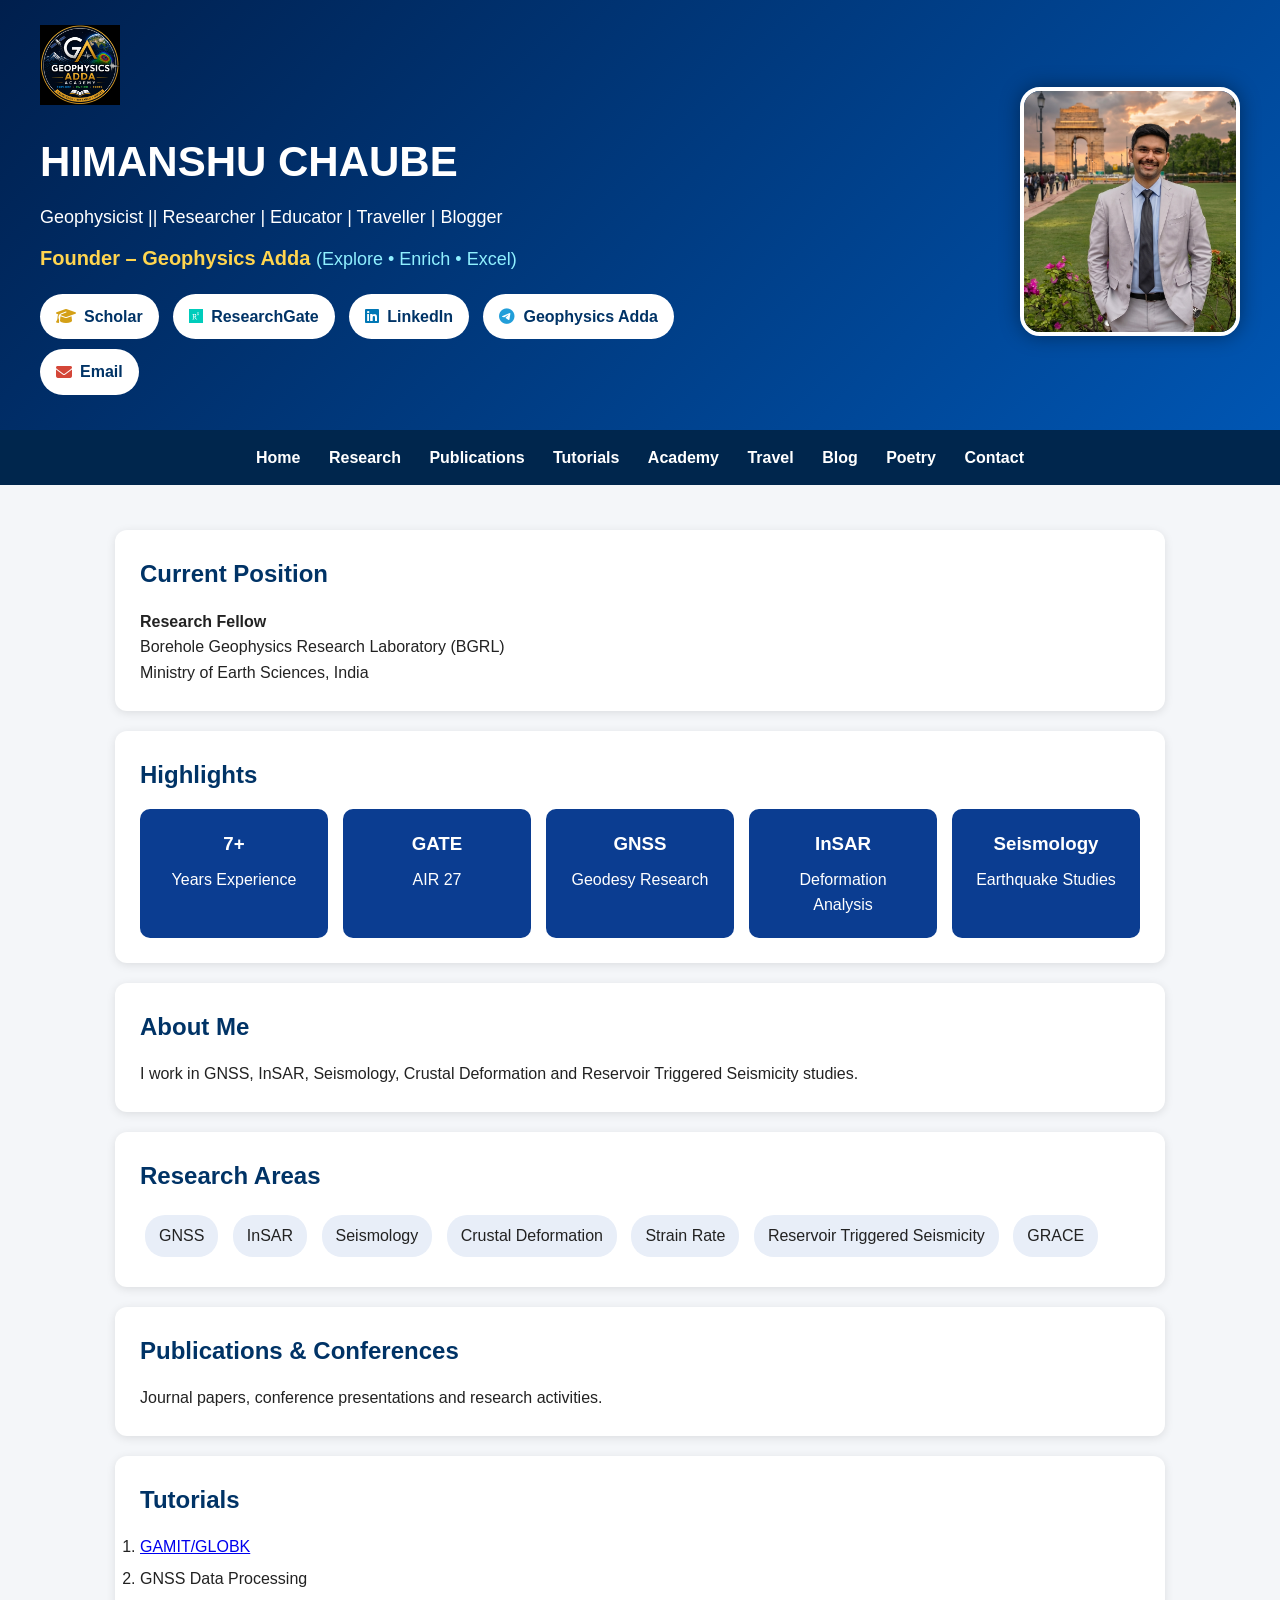
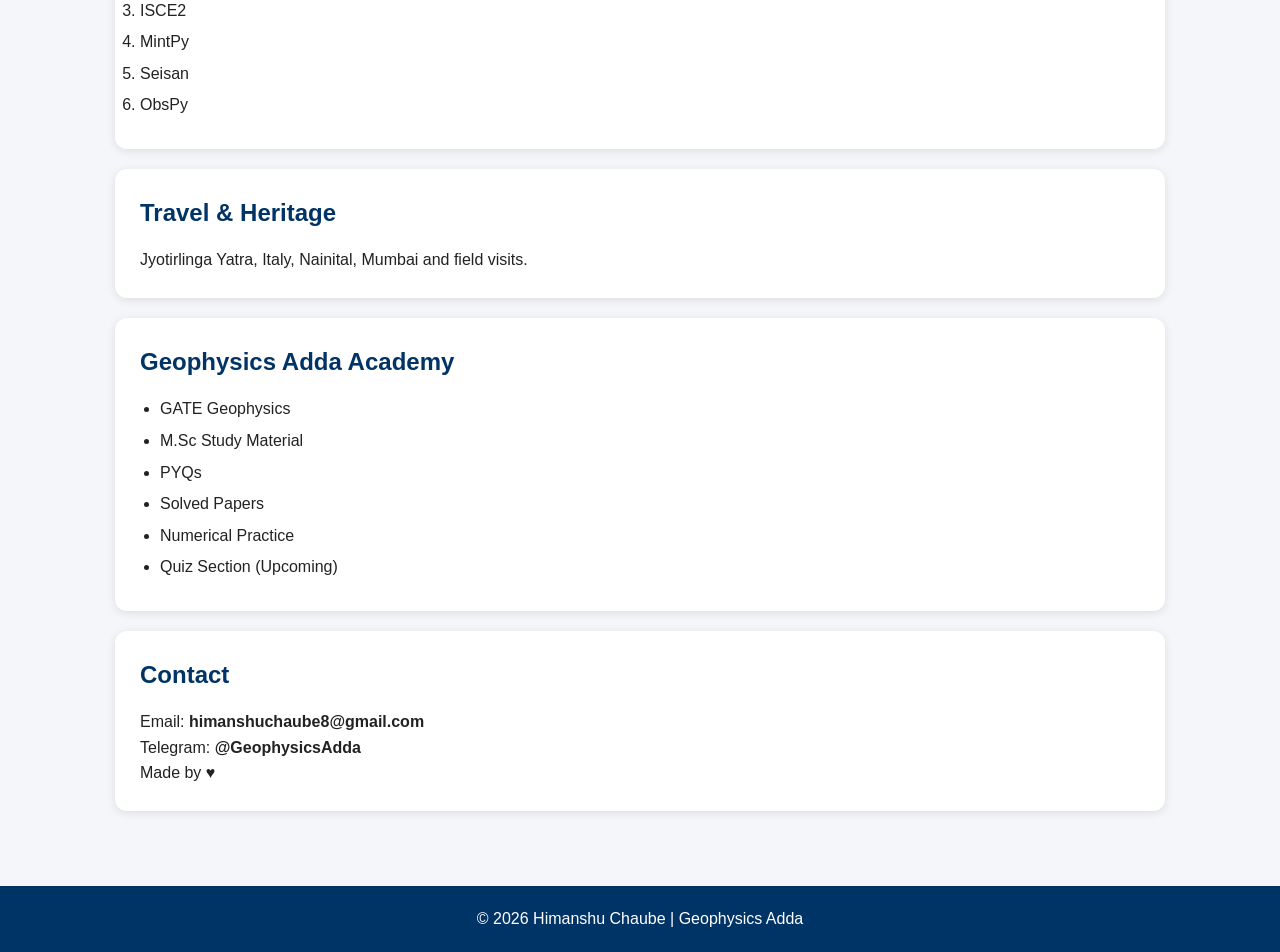
<file: index.html>
<!DOCTYPE html>
<html lang="en">
<head>

    <!-- Character encoding -->
    <meta charset="UTF-8">

    <!-- Mobile responsive layout -->
    <meta name="viewport" content="width=device-width, initial-scale=1.0">

    <!-- Browser tab title -->
    <title>Himanshu Chaube | Geophysics Adda</title>

    <!-- Browser tab icon -->
    <link rel="icon" type="image/png" href="logo.png">

    <!-- Main CSS file -->
    <link rel="stylesheet" href="css/style.css">
    <!-- Font Awesome Icons -->
    <link rel="stylesheet"
          href="https://cdnjs.cloudflare.com/ajax/libs/font-awesome/6.5.2/css/all.min.css">

    <!--
    Font Awesome Library
    Used for social media icons:
    LinkedIn, Telegram, Email, ResearchGate, etc.
    -->
    <link rel="stylesheet"
    href="https://cdnjs.cloudflare.com/ajax/libs/font-awesome/6.5.2/css/all.min.css">

</head>

<body>

<!-- ==================================================
     HERO SECTION (TOP BANNER)
=================================================== -->
<header class="hero">

    <div class="hero-content">

        <!-- ==================================
             LEFT SIDE CONTENT
        =================================== -->
        <div class="hero-left">

            <!-- Website Logo -->
            <img src="logo.png"
                 class="logo"
                 alt="Geophysics Adda Logo">

            <!-- Main Name -->
            <h1>HIMANSHU CHAUBE</h1>

            <!-- Current Position
            <div class="designation">
                Research Fellow | Borehole Geophysics Research Laboratory (BGRL), MoES
            </div> -->

            <!-- Professional Tagline -->
            <div class="subtitle">
                Geophysicist || Researcher | Educator | Traveller | Blogger
            </div>

            <!-- Founder Information + Motto -->
            <div class="founder">
                Founder – Geophysics Adda
                <span class="motto">
                    (Explore • Enrich • Excel)
                </span>
            </div>
            
            <!-- ==================================
                 SOCIAL MEDIA LINKS
            =================================== -->

            <div class="social-icons">

                <!-- Google Scholar -->
                <a href="https://scholar.google.com/citations?hl=en&user=n0ggSaUAAAAJ"
                   target="_blank"
                   title="Google Scholar">
                    <i class="fas fa-graduation-cap"></i>
                    Scholar
                </a>

                <!-- ResearchGate -->
                <a href="https://www.researchgate.net/profile/Himanshu-Chaube"
                   target="_blank"
                   title="ResearchGate">
                    <i class="fab fa-researchgate"></i>
                    ResearchGate
                </a>

                <!-- LinkedIn -->
                <a href="https://www.linkedin.com/in/himanshuchaube/"
                   target="_blank"
                   title="LinkedIn">
                    <i class="fab fa-linkedin"></i>
                    LinkedIn
                </a>

                <!-- Telegram -->
                <a href="https://t.me/GeophysicsAdda"
                   target="_blank"
                   title="Telegram">
                    <i class="fab fa-telegram"></i>
                    Geophysics Adda
                </a>

                <!-- Email -->
                <a href="mailto:himanshuchaube8@gmail.com"
                   title="Email">
                    <i class="fas fa-envelope"></i>
                    Email
                </a>

            </div>

        </div>

        <!-- ==================================
             RIGHT SIDE PROFILE PHOTO
        =================================== -->
        <div class="hero-right">

            <img src="profile.jpg"
                 alt="Himanshu Chaube">

        </div>

    </div>

</header>
<!-- ==================================================
     NAVIGATION MENU
=================================================== -->
<nav>
    <a href="index.html">Home</a>
    <a href="research.html">Research</a>
    <a href="publications.html">Publications</a>
    <a href="tutorials.html">Tutorials</a>
    <a href="academy.html">Academy</a>
    <a href="travel.html">Travel</a>
    <a href="blog.html">Blog</a>
    <a href="poetry.html">Poetry</a>
    <a href="contact.html">Contact</a>
</nav>

<!-- ==================================================
     MAIN CONTENT AREA
=================================================== -->
<div class="container">

    <!-- Current Position -->
    <div class="card">
        <h2>Current Position</h2>
        <p>
            <b>Research Fellow</b><br>
            Borehole Geophysics Research Laboratory (BGRL)<br>
            Ministry of Earth Sciences, India
        </p>
    </div>

    <!-- Highlights -->
    <div class="card">
        <h2>Highlights</h2>

        <div class="stats">

            <div class="stat">
                <h3>7+</h3>
                <p>Years Experience</p>
            </div>

            <div class="stat">
                <h3>GATE</h3>
                <p>AIR 27</p>
            </div>

            <div class="stat">
                <h3>GNSS</h3>
                <p>Geodesy Research</p>
            </div>

            <div class="stat">
                <h3>InSAR</h3>
                <p>Deformation Analysis</p>
            </div>

            <div class="stat">
                <h3>Seismology</h3>
                <p>Earthquake Studies</p>
            </div>

        </div>
    </div>

    <!-- About Me -->
    <div class="card">
        <h2>About Me</h2>
        <p>
            I work in GNSS, InSAR, Seismology, Crustal Deformation and
            Reservoir Triggered Seismicity studies.
        </p>
    </div>

    <!-- Research Areas -->
    <div class="card">
        <h2>Research Areas</h2>

        <div class="tags">
            <span>GNSS</span>
            <span>InSAR</span>
            <span>Seismology</span>
            <span>Crustal Deformation</span>
            <span>Strain Rate</span>
            <span>Reservoir Triggered Seismicity</span>
            <span>GRACE</span>
        </div>
    </div>

    <!-- Publications Section -->
    <div class="card">
        <h2>Publications & Conferences</h2>
        <p>Journal papers, conference presentations and research activities.</p>
    </div>

    <!-- Tutorials Section -->
    <div class="card">
        <h2>Tutorials</h2>
        <ol>
            <li><a href="https://himanshuchaube.github.io/gamit-globk-processing" target="_blank">GAMIT/GLOBK</a></li>
            <li>GNSS Data Processing</li>
            <li>ISCE2</li>
            <li>MintPy</li>
            <li>Seisan</li>
            <li>ObsPy</li>
        </ol>
    </div>

    <!-- Travel Section -->
    <div class="card">
        <h2>Travel & Heritage</h2>
        <p>Jyotirlinga Yatra, Italy, Nainital, Mumbai and field visits.</p>
    </div>

    <!-- Academy Section -->
    <div class="card">
        <h2>Geophysics Adda Academy</h2>
        <ul>
            <li>GATE Geophysics</li>
            <li>M.Sc Study Material</li>
            <li>PYQs</li>
            <li>Solved Papers</li>
            <li>Numerical Practice</li>
            <li>Quiz Section (Upcoming)</li>
        </ul>
    </div>

    <!-- Contact Section -->
    <div class="card">
        <h2>Contact</h2>
        <p>Email: <b>himanshuchaube8@gmail.com</b></p>
        <p>Telegram: <b>@GeophysicsAdda</b></p>
        <p>Made by &hearts; </p>
    </div>

</div>

<!-- ==================================================
     FOOTER
=================================================== -->
<footer>
    © 2026 Himanshu Chaube | Geophysics Adda
</footer>

</body>
</html>
</file>
<file: css/style.css>
/* ==================================
   GLOBAL SETTINGS
================================== */

*{
    margin:0;
    padding:0;
    box-sizing:border-box;
    font-family:Arial, sans-serif;
}

body{
    background:#f4f6f9;
    color:#222;
    line-height:1.6;
}

/* ==================================
   HERO SECTION
================================== */

.hero{
    background:linear-gradient(135deg,#001f4d,#0056b3);
    color:white;
    padding:25px 20px;
}

.hero-content{
    max-width:1200px;
    margin:auto;
    display:flex;
    justify-content:space-between;
    align-items:center;
    gap:30px;
}

.hero-left{
    flex:0 0 60%;
}

.hero-right{
    flex:0 0 35%;
    text-align:right;
}

.hero-right img{
    width:220px;
    max-width:100%;
    border-radius:20px;
    border:4px solid white;
    box-shadow:0 0 20px rgba(0,0,0,.4);
}

/* ==================================
   LOGO
================================== */

.logo{
    width:80px;
    height:auto;
    margin-bottom:15px;
}

/* ==================================
   TITLES
================================== */

h1{
    font-size:42px;
    margin-bottom:8px;
}

.subtitle{
    font-size:18px;
    margin-bottom:10px;
}

.founder{
    color:#ffd54f;
    font-size:20px;
    font-weight:bold;
}

.tagline{
    margin:18px 0;
    font-size:18px;
    font-weight:bold;
    color:#8ff0ff;
}

/* ==================================
   BUTTONS
================================== */

.btn{
    display:inline-block;
    margin:8px;
    padding:12px 22px;
    background:white;
    color:#003366;
    text-decoration:none;
    border-radius:8px;
    font-weight:bold;
    transition:0.3s;
}

.btn:hover{
    background:#ffd54f;
    transform:translateY(-2px);
}

/* ==================================
   NAVIGATION
================================== */

nav{
    background:#00264d;
    padding:15px;
    text-align:center;
    position:sticky;
    top:0;
    z-index:1000;
}

nav a{
    color:white;
    text-decoration:none;
    margin:0 12px;
    font-weight:bold;
    transition:0.3s;
}

nav a:hover{
    color:#ffd54f;
}

/* ==================================
   MAIN CONTAINER
================================== */

.container{
    max-width:1100px;
    margin:auto;
    padding:25px;
}

/* ==================================
   CARDS
================================== */

.card{
    background:white;
    padding:25px;
    margin:20px 0;
    border-radius:12px;
    box-shadow:0 2px 10px rgba(0,0,0,.1);
}

.card h2{
    color:#003366;
    margin-bottom:15px;
}

/* ==================================
   RESEARCH TAGS
================================== */

.tags span{
    display:inline-block;
    background:#e8eef8;
    padding:8px 14px;
    margin:5px;
    border-radius:20px;
}

/* ==================================
   HIGHLIGHTS
================================== */

.stats{
    display:grid;
    grid-template-columns:repeat(auto-fit,minmax(180px,1fr));
    gap:15px;
}

.stat{
    background:#0b3d91;
    color:white;
    padding:20px;
    border-radius:10px;
    text-align:center;
}

.stat h3{
    margin-bottom:8px;
}

/* ==================================
   LISTS
================================== */

ul{
    padding-left:20px;
}

li{
    margin:6px 0;
}

/* ==================================
   FOOTER
================================== */

footer{
    background:#003366;
    color:white;
    text-align:center;
    padding:20px;
    margin-top:30px;
}

/* ==================================
   MOBILE VIEW
================================== */

@media(max-width:768px){

    .hero{
        text-align:center;
    }

    .hero-content{
        flex-direction:column;
    }

    .hero-left,
    .hero-right{
        flex:100%;
        text-align:center;
    }

    .hero-right img{
        width:180px;
    }

    h1{
        font-size:34px;
    }

    .subtitle{
        font-size:16px;
    }

    .tagline{
        font-size:16px;
    }

    nav a{
        display:inline-block;
        margin:8px;
    }
}
/* ==================================
   DESIGNATION
================================== */

.designation{

    margin-bottom:10px;

    font-size:18px;

    color:#d6e8ff;

    font-weight:500;
}

/* ==================================
   MOTTO INSIDE FOUNDER LINE
================================== */

.motto{

    color:#8ff0ff;

    font-weight:normal;

    font-size:18px;
}

/* ==================================
   SOCIAL MEDIA LINKS
================================== */

.social-icons{

    margin-top:20px;
}

.social-icons a,
.social-icons a:visited{

    display:inline-flex;

    align-items:center;

    justify-content:center;

    padding:10px 16px;

    margin-right:10px;

    margin-bottom:10px;

    background:white;

    color:#003366;

    border-radius:30px;

    font-size:16px;

    font-weight:700;

    text-decoration:none;

    transition:0.3s;
}

.social-icons a:hover{

    background:#ffd54f;

    color:#003366;

    transform:translateY(-3px);
}

.social-icons i{

    margin-right:8px;
}

/* Google Scholar */
.fa-graduation-cap{
    color:#d4a017;
}

/* ResearchGate */
.fa-researchgate{
    color:#00ccbb;
}

/* LinkedIn */
.fa-linkedin{
    color:#0077b5;
}

/* Telegram */
.fa-telegram{
    color:#229ED9;
}

/* Email */
.fa-envelope{
    color:#d44638;
}
</file>
